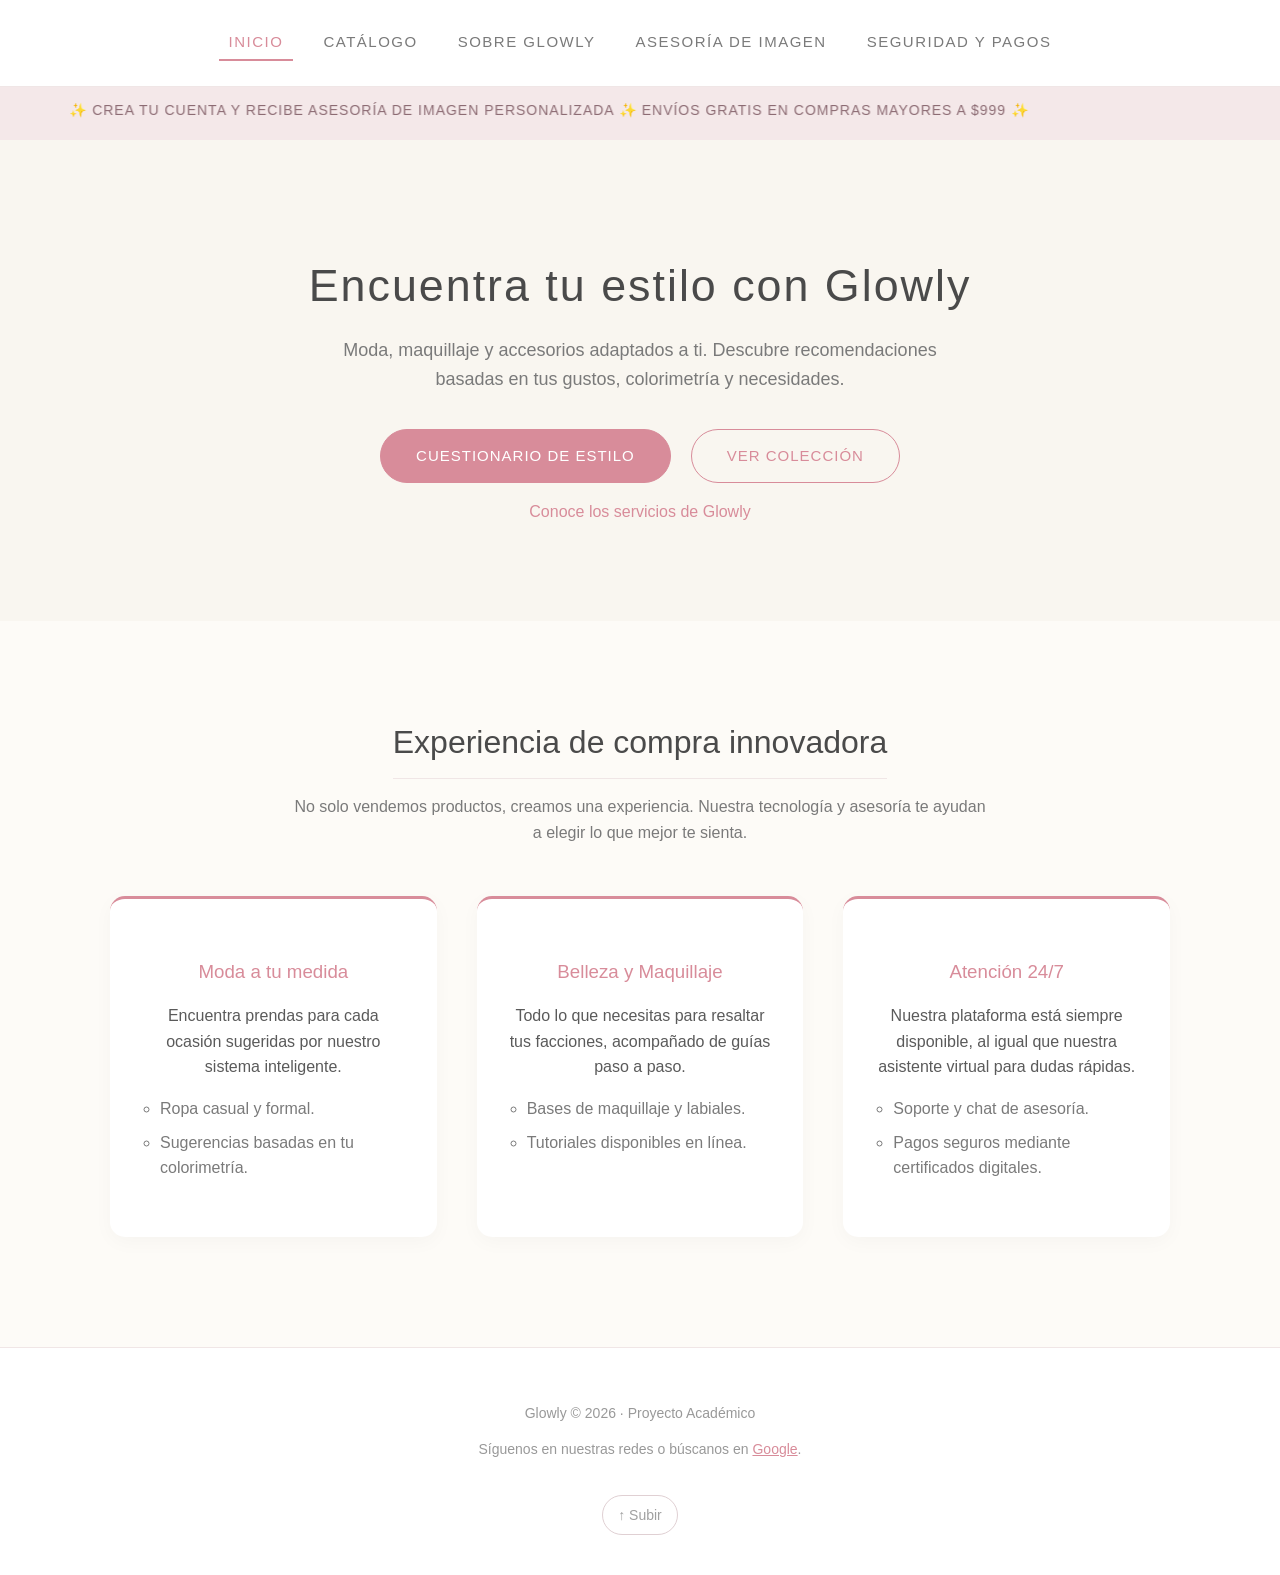
<file: index.html>
<!DOCTYPE html>
<html lang="es">
<head>
    <meta charset="UTF-8">
    <meta name="viewport" content="width=device-width, initial-scale=1.0">
    <title>Glowly - Moda y Belleza Personalizada</title>
   <link rel="stylesheet" href="estilos.css">
</head>
<body id="arriba">

    <nav aria-label="Navegación principal">
        <a href="index.html" aria-current="page">Inicio</a>
        <a href="catalogo.php">Catálogo</a>
        <a href="nosotros.html">Sobre Glowly</a>
        <a href="asesoria.php">Asesoría de Imagen</a>
        <a href="seguridad_de_pagos.html">Seguridad y Pagos</a>
    </nav>

    <!-- Marquesina -->
    <div class="franja-glowly">
        <marquee behavior="alternate" direction="right" scrollamount="4">
            ✨ Crea tu cuenta y recibe asesoría de imagen personalizada ✨ Envíos gratis en compras mayores a $999 ✨
        </marquee>
    </div>

    <header class="hero">
        <h1>Encuentra tu estilo con Glowly</h1>
        <p style="font-size: 18px; max-width: 650px; margin: 0 auto; color: #7a7a7a;">
            Moda, maquillaje y accesorios adaptados a ti. Descubre recomendaciones basadas en tus gustos, colorimetría y necesidades.
        </p>
        
        <div class="botones">
            <a href="asesoria.php" class="boton">Cuestionario de Estilo</a>
            <a href="catalogo.php" class="boton boton-secundario">Ver Colección</a>
        </div>
        <p><a href="#servicios">Conoce los servicios de Glowly</a></p>
    </header>

    <main class="seccion" id="servicios">
        <h2>Experiencia de compra innovadora</h2>
        <p style="color: #7a7a7a; max-width: 700px; margin: 0 auto;">No solo vendemos productos, creamos una experiencia. Nuestra tecnología y asesoría te ayudan a elegir lo que mejor te sienta.</p>

        <div class="grid-servicios">
            <article class="tarjeta">
                <h3 style="color: #d88c9a;">Moda a tu medida</h3>
                <p>Encuentra prendas para cada ocasión sugeridas por nuestro sistema inteligente.</p>
                <!-- Lista requerida -->
                <ul class="lista-glowly">
                    <li>Ropa casual y formal.</li>
                    <li>Sugerencias basadas en tu colorimetría.</li>
                </ul>
            </article>

            <article class="tarjeta">
                <h3 style="color: #d88c9a;">Belleza y Maquillaje</h3>
                <p>Todo lo que necesitas para resaltar tus facciones, acompañado de guías paso a paso.</p>
                <ul class="lista-glowly">
                    <li>Bases de maquillaje y labiales.</li>
                    <li>Tutoriales disponibles en línea.</li>
                </ul>
            </article>

            <article class="tarjeta">
                <h3 style="color: #d88c9a;">Atención 24/7</h3>
                <p>Nuestra plataforma está siempre disponible, al igual que nuestra asistente virtual para dudas rápidas.</p>
                <ul class="lista-glowly">
                    <li>Soporte y chat de asesoría.</li>
                    <li>Pagos seguros mediante certificados digitales.</li>
                </ul>
            </article>
        </div>
    </main>

    <footer id="abajo">
        <p>Glowly © 2026 · Proyecto Académico</p>
        <p>Síguenos en nuestras redes o búscanos en <a href="https://www.google.com" target="_blank" style="color: #d88c9a; text-decoration: underline;">Google</a>.</p>
        <a href="#arriba" style="display: inline-block; margin-top: 20px; padding: 8px 15px; border: 1px solid #e0d0d3; border-radius: 20px; color: #a0a0a0;">↑ Subir</a>
    </footer>

</body>
</html>
</file>
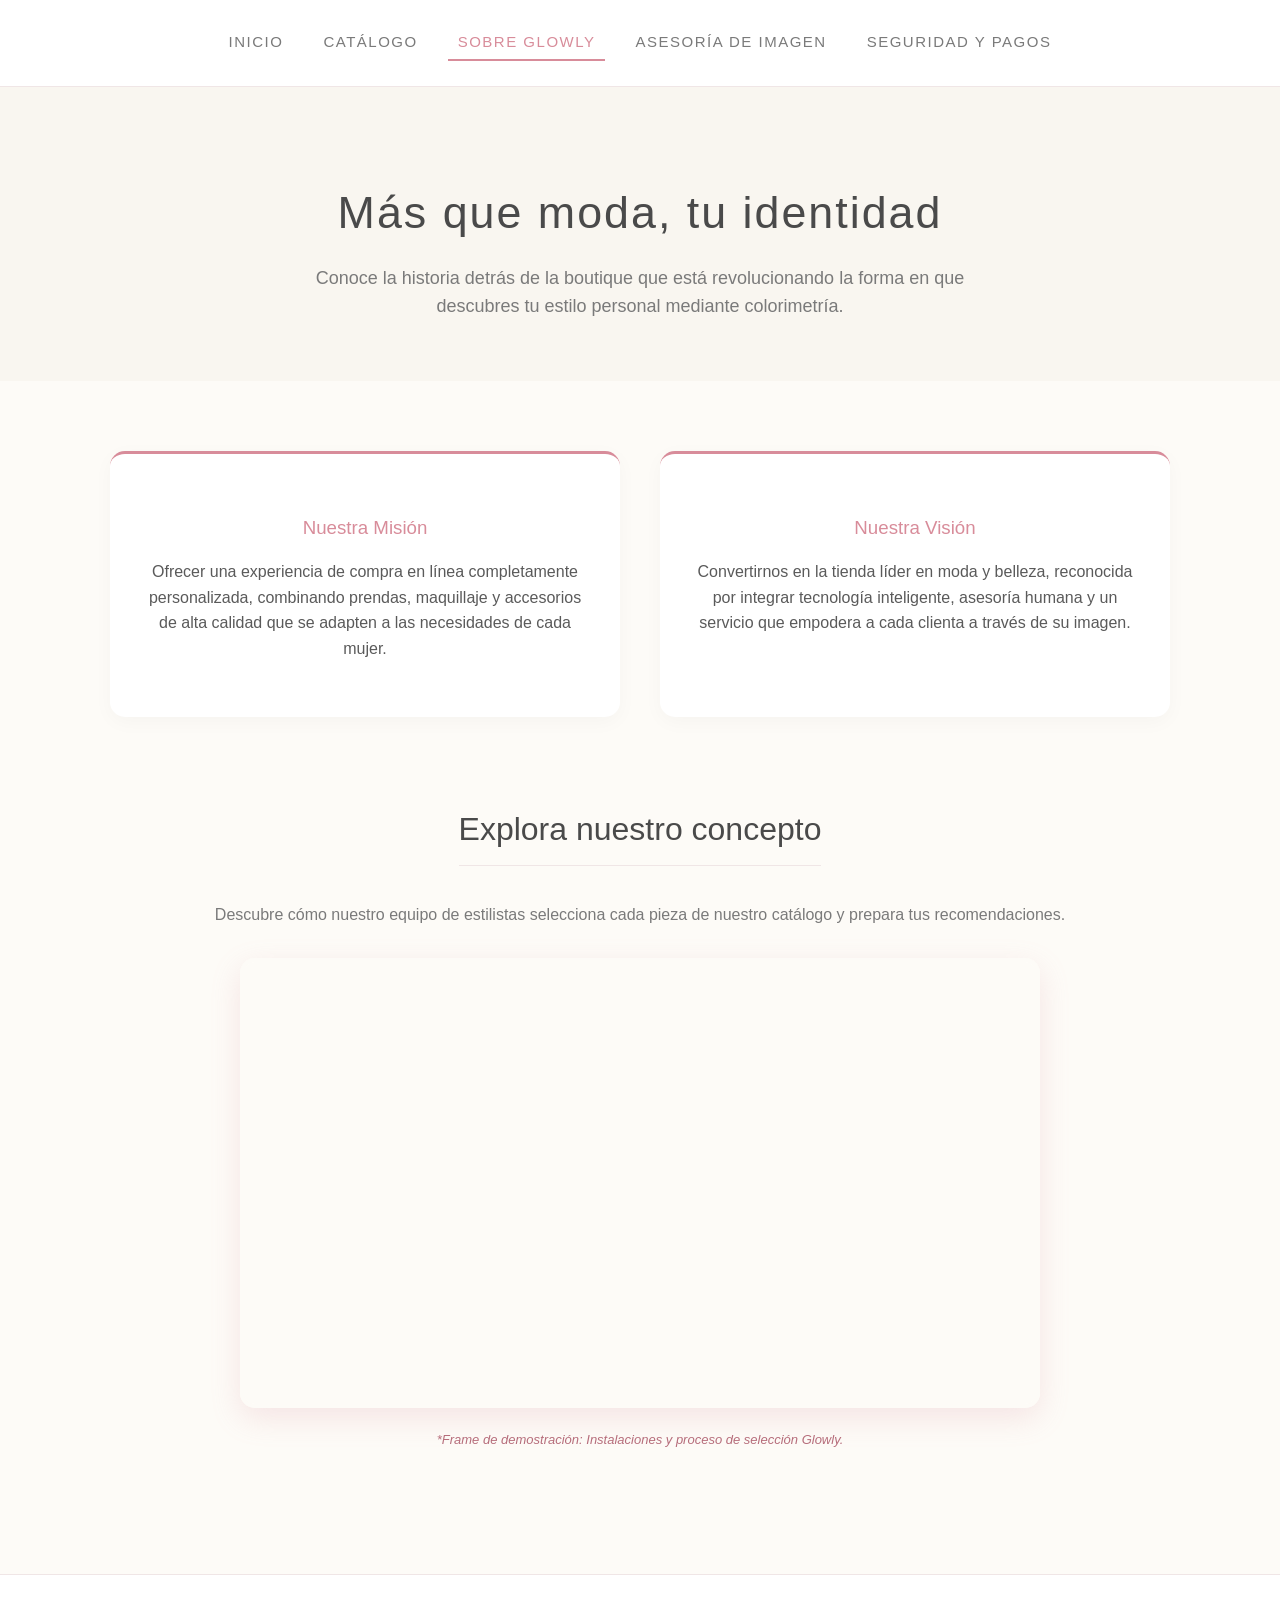
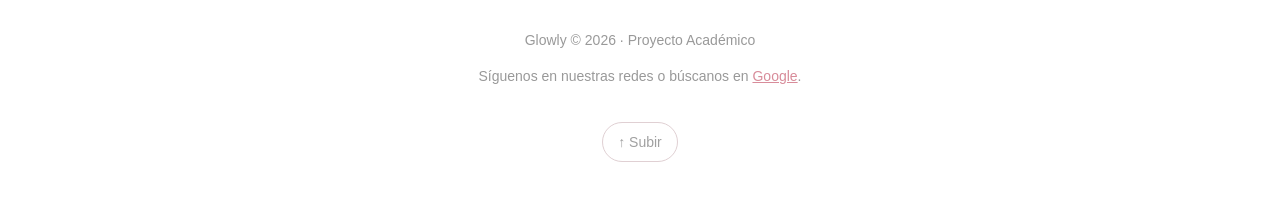
<file: nosotros.html>
<!DOCTYPE html>
<html lang="es">
<head>
    <meta charset="UTF-8">
    <meta name="viewport" content="width=device-width, initial-scale=1.0">
    <title>Nuestra Esencia - Glowly</title>
    <link rel="stylesheet" href="estilos.css">
</head>
<body id="arriba">

    <nav aria-label="Navegación principal">
        <a href="index.html">Inicio</a>
        <a href="catalogo.php">Catálogo</a>
        <a href="nosotros.html" aria-current="page">Sobre Glowly</a>
        <a href="asesoria.php">Asesoría de Imagen</a>
        <a href="seguridad_de_pagos.html">Seguridad y Pagos</a>
    </nav>

    <header class="hero" style="padding: 60px 20px; min-height: auto;">
        <h1>Más que moda, tu identidad</h1>
        <p style="font-size: 18px; max-width: 700px; margin: 0 auto; color: #7a7a7a;">
            Conoce la historia detrás de la boutique que está revolucionando la forma en que descubres tu estilo personal mediante colorimetría.
        </p>
    </header>

    <main class="seccion" style="padding-top: 20px;">
        <!-- Usamos el Grid y las Tarjetas del CSS para que se vea chic -->
        <div class="grid-servicios">
            <article class="tarjeta">
                <h3 style="color: #d88c9a;">Nuestra Misión</h3>
                <p>Ofrecer una experiencia de compra en línea completamente personalizada, combinando prendas, maquillaje y accesorios de alta calidad que se adapten a las necesidades de cada mujer.</p>
            </article>
            
            <article class="tarjeta">
                <h3 style="color: #d88c9a;">Nuestra Visión</h3>
                <p>Convertirnos en la tienda líder en moda y belleza, reconocida por integrar tecnología inteligente, asesoría humana y un servicio que empodera a cada clienta a través de su imagen.</p>
            </article>
        </div>

        <div style="margin-top: 60px; text-align: center;">
            <h2 style="color: #4a4a4a; font-size: 2rem; margin-bottom: 20px;">Explora nuestro concepto</h2>
            <p style="color: #7a7a7a; margin-bottom: 30px;">Descubre cómo nuestro equipo de estilistas selecciona cada pieza de nuestro catálogo y prepara tus recomendaciones.</p>
            
            <!-- El iframe requerido (Frame/Multiventana), pero estilizado -->
            <iframe src="https://www.youtube.com/embed/EjemploVideo" width="100%" height="450" style="max-width: 800px; border: 4px solid #fdfbf7; border-radius: 15px; box-shadow: 0 10px 30px rgba(216, 140, 154, 0.2);" title="Video Concepto Glowly"></iframe>
            <p style="font-size: 13px; color: #b66d7b; margin-top: 15px;"><em>*Frame de demostración: Instalaciones y proceso de selección Glowly.</em></p>
        </div>
    </main>

    <footer id="abajo">
        <p>Glowly © 2026 · Proyecto Académico</p>
        <p>Síguenos en nuestras redes o búscanos en <a href="https://www.google.com" target="_blank" style="color: #d88c9a; text-decoration: underline;">Google</a>.</p>
        <a href="#arriba" style="display: inline-block; margin-top: 20px; padding: 8px 15px; border: 1px solid #e0d0d3; border-radius: 20px; color: #a0a0a0;">↑ Subir</a>
    </footer>

</body>
</html>
</file>
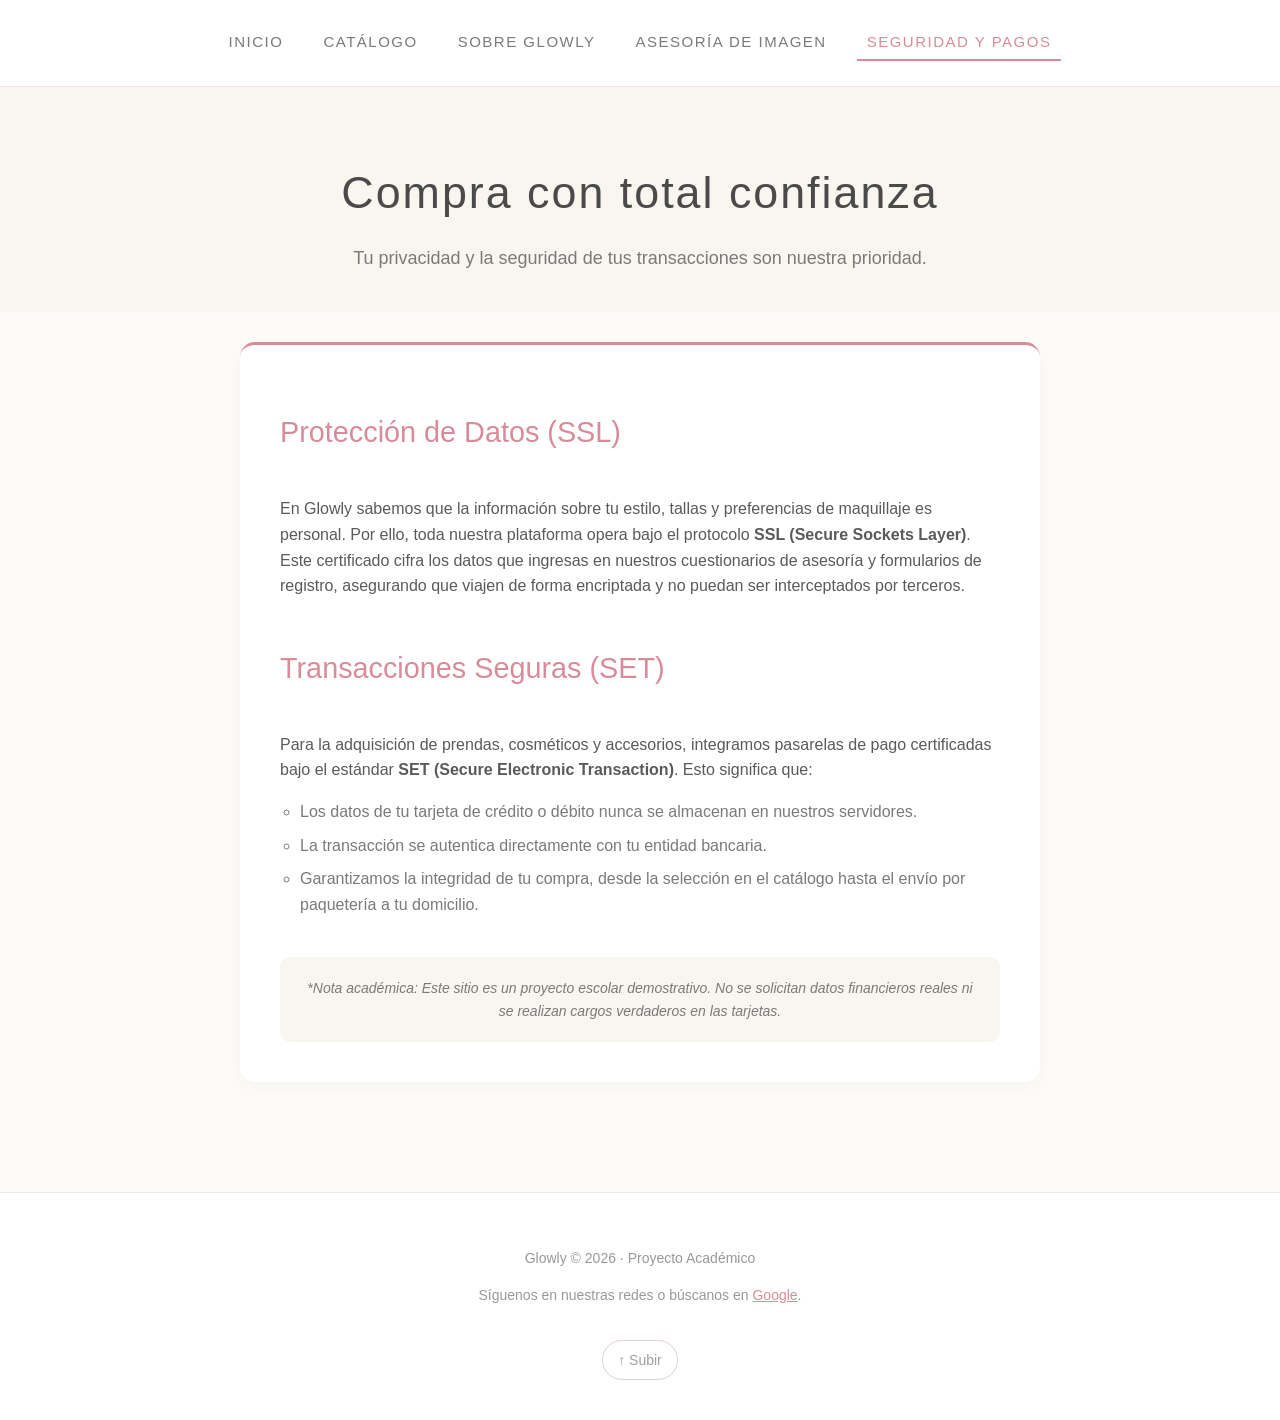
<file: seguridad_de_pagos.html>
<!DOCTYPE html>
<html lang="es">
<head>
    <meta charset="UTF-8">
    <meta name="viewport" content="width=device-width, initial-scale=1.0">
    <title>Seguridad y Pagos - Glowly</title>
    <link rel="stylesheet" href="estilos.css">
</head>
<body id="arriba">

    <nav aria-label="Navegación principal">
        <a href="index.html">Inicio</a>
        <a href="catalogo.php">Catálogo</a>
        <a href="nosotros.html">Sobre Glowly</a>
        <a href="asesoria.php">Asesoría de Imagen</a>
        <a href="seguridad_de_pagos.html" aria-current="page">Seguridad y Pagos</a>
    </nav>

    <header class="hero" style="padding: 40px 20px; min-height: auto;">
        <h1>Compra con total confianza</h1>
        <p style="font-size: 18px; max-width: 650px; margin: 0 auto; color: #7a7a7a;">
            Tu privacidad y la seguridad de tus transacciones son nuestra prioridad.
        </p>
    </header>

    <main class="seccion" style="padding-top: 30px;">
        <div style="background: #ffffff; padding: 40px; border-radius: 15px; box-shadow: 0 5px 20px rgba(0,0,0,0.03); text-align: left; max-width: 800px; margin: auto; border-top: 3px solid #d88c9a;">
            
            <h2 style="color: #d88c9a; font-size: 1.8rem; border-bottom: none;">Protección de Datos (SSL)</h2>
            <p>En Glowly sabemos que la información sobre tu estilo, tallas y preferencias de maquillaje es personal. Por ello, toda nuestra plataforma opera bajo el protocolo <strong>SSL (Secure Sockets Layer)</strong>. Este certificado cifra los datos que ingresas en nuestros cuestionarios de asesoría y formularios de registro, asegurando que viajen de forma encriptada y no puedan ser interceptados por terceros.</p>

            <h2 style="color: #d88c9a; font-size: 1.8rem; margin-top: 30px; border-bottom: none;">Transacciones Seguras (SET)</h2>
            <p>Para la adquisición de prendas, cosméticos y accesorios, integramos pasarelas de pago certificadas bajo el estándar <strong>SET (Secure Electronic Transaction)</strong>. Esto significa que:</p>
            
            <ul class="lista-glowly">
                <li>Los datos de tu tarjeta de crédito o débito nunca se almacenan en nuestros servidores.</li>
                <li>La transacción se autentica directamente con tu entidad bancaria.</li>
                <li>Garantizamos la integridad de tu compra, desde la selección en el catálogo hasta el envío por paquetería a tu domicilio.</li>
            </ul>
            
            <div style="margin-top: 40px; text-align: center; padding: 20px; background: #f9f6f0; border-radius: 10px;">
                <p style="margin: 0; font-size: 14px; color: #7a7a7a;"><em>*Nota académica: Este sitio es un proyecto escolar demostrativo. No se solicitan datos financieros reales ni se realizan cargos verdaderos en las tarjetas.</em></p>
            </div>
            
        </div>
    </main>

    <footer id="abajo">
        <p>Glowly © 2026 · Proyecto Académico</p>
        <p>Síguenos en nuestras redes o búscanos en <a href="https://www.google.com" target="_blank" style="color: #d88c9a; text-decoration: underline;">Google</a>.</p>
        <a href="#arriba" style="display: inline-block; margin-top: 20px; padding: 8px 15px; border: 1px solid #e0d0d3; border-radius: 20px; color: #a0a0a0;">↑ Subir</a>
    </footer>

</body>
</html>
</file>
<file: estilos.css>
/* Diseño Boutique - Glowly */
* { box-sizing: border-box; }
html { scroll-behavior: smooth; }
body { margin: 0; background-color: #fdfbf7; color: #5a5a5a; font-family: 'Helvetica Neue', Helvetica, Arial, sans-serif; line-height: 1.6; }

a { color: #d88c9a; text-decoration: none; transition: 0.3s; }
a:hover { color: #b66d7b; text-decoration: underline; }

/* Navegación elegante */
nav { display: flex; justify-content: center; flex-wrap: wrap; gap: 20px; padding: 25px; background-color: #ffffff; border-bottom: 1px solid #f0e6e6; box-shadow: 0 2px 10px rgba(0,0,0,0.02); }
nav a { font-size: 15px; font-weight: 500; text-transform: uppercase; letter-spacing: 1.5px; padding: 5px 10px; color: #7a7a7a; }
nav a:hover, nav a[aria-current] { color: #d88c9a; text-decoration: none; border-bottom: 2px solid #d88c9a; }

h1, h2, h3 { color: #4a4a4a; margin-bottom: 15px; font-weight: 400; }
h1 { font-size: 2.8rem; letter-spacing: 2px; }
h2 { font-size: 2rem; border-bottom: 1px solid #f0e6e6; padding-bottom: 10px; display: inline-block; }

/* Sección Hero (Principal) */
.hero { text-align: center; padding: 80px 20px; background-color: #f9f6f0; }
.hero-img { max-width: 600px; width: 100%; height: auto; border-radius: 15px; margin-top: 30px; box-shadow: 0 15px 30px rgba(216, 140, 154, 0.15); }

.botones { margin-top: 35px; display: flex; justify-content: center; gap: 20px; }
.boton { display: inline-block; background-color: #d88c9a; color: white; padding: 14px 35px; font-size: 15px; border-radius: 30px; text-transform: uppercase; letter-spacing: 1px; border: 1px solid #d88c9a; }
.boton:hover { background-color: #b66d7b; color: white; text-decoration: none; border-color: #b66d7b; }
.boton-secundario { background-color: transparent; color: #d88c9a; border: 1px solid #d88c9a; }

/* Marquesina suave */
.franja-glowly { background-color: #f4e8e9; color: #8c6b73; padding: 12px; font-size: 14px; letter-spacing: 1px; text-transform: uppercase; }

.seccion { max-width: 1100px; margin: auto; padding: 70px 20px; text-align: center; }

/* Grid de Asesoría */
.grid-servicios { display: grid; grid-template-columns: repeat(auto-fit, minmax(280px, 1fr)); gap: 40px; margin-top: 50px; }
.tarjeta { background-color: #ffffff; padding: 40px 30px; border-radius: 15px; box-shadow: 0 5px 20px rgba(0,0,0,0.03); transition: transform 0.3s ease; border-top: 3px solid #d88c9a; }
.tarjeta:hover { transform: translateY(-10px); }

/* Listas y Tablas para rúbrica */
ul.lista-glowly { list-style-type: circle; padding-left: 20px; text-align: left; color: #7a7a7a; }
ul.lista-glowly li { margin-bottom: 8px; }

footer { text-align: center; padding: 40px; background-color: #ffffff; border-top: 1px solid #f0e6e6; margin-top: 40px; font-size: 14px; color: #999; }
/* Ajustes funcionales para catálogo y formularios */
.contenido{max-width:1200px;margin:auto;padding:30px 20px}.scroll{overflow-x:auto}th,td{padding:12px;vertical-align:top}label{display:block}input,select,textarea,button{font:inherit}input:not([type=hidden]):not([type=checkbox]),select,textarea{max-width:100%;padding:8px;border:1px solid #b99ba4;border-radius:5px}button{background:#9e4e62;color:white;padding:9px 15px;border:0;border-radius:6px;cursor:pointer}.pedido input:not([type=hidden]){width:170px}.pedido{min-width:185px}.aviso{background:#f4e8e9;color:#593643;border-left:4px solid #9e4e62;padding:18px}.precio{white-space:nowrap}.sin-foto{font-size:14px}.filtro{margin-bottom:24px}a:focus-visible,button:focus-visible{outline:3px solid #593643;outline-offset:3px}@media(max-width:600px){.botones{flex-wrap:wrap}h1{font-size:2rem}.contenido{padding:20px 12px}}
/* Estilos estéticos para la tabla del catálogo */
.tabla-boutique { width: 100%; border-collapse: collapse; background: #ffffff; border-radius: 10px; overflow: hidden; box-shadow: 0 5px 20px rgba(0,0,0,0.03); margin-top: 20px; }
.tabla-boutique th { background: #d88c9a; color: white; padding: 18px; text-align: left; font-weight: normal; letter-spacing: 1px; }
.tabla-boutique td { padding: 18px; border-bottom: 1px solid #f0e6e6; vertical-align: middle; color: #5a5a5a; }
.tabla-boutique tr:last-child td { border-bottom: none; }
.img-catalogo { border-radius: 8px; box-shadow: 0 4px 10px rgba(0,0,0,0.08); transition: transform 0.3s; }
.img-catalogo:hover { transform: scale(1.05); }

/* Formulario limpio dentro de la tabla */
.form-pedido { display: flex; flex-direction: column; max-width: 200px; margin: auto; }
.form-pedido label { font-size: 13px; color: #7a7a7a; margin-bottom: 4px; text-align: left; }
.form-pedido input { width: 100%; padding: 8px; margin-bottom: 12px; border: 1px solid #e0d0d3; border-radius: 5px; background: #fdfbf7; }
.form-pedido .fila-cantidad { display: flex; gap: 10px; align-items: center; margin-bottom: 12px; }
.form-pedido .fila-cantidad label { margin-bottom: 0; }
.form-pedido .fila-cantidad input { margin-bottom: 0; width: 70px; text-align: center; }
.form-pedido .btn-comprar { width: 100%; background: #d88c9a; color: white; border: none; padding: 10px; border-radius: 5px; font-weight: bold; cursor: pointer; transition: 0.3s; }
.form-pedido .btn-comprar:hover { background: #b66d7b; }
</file>
